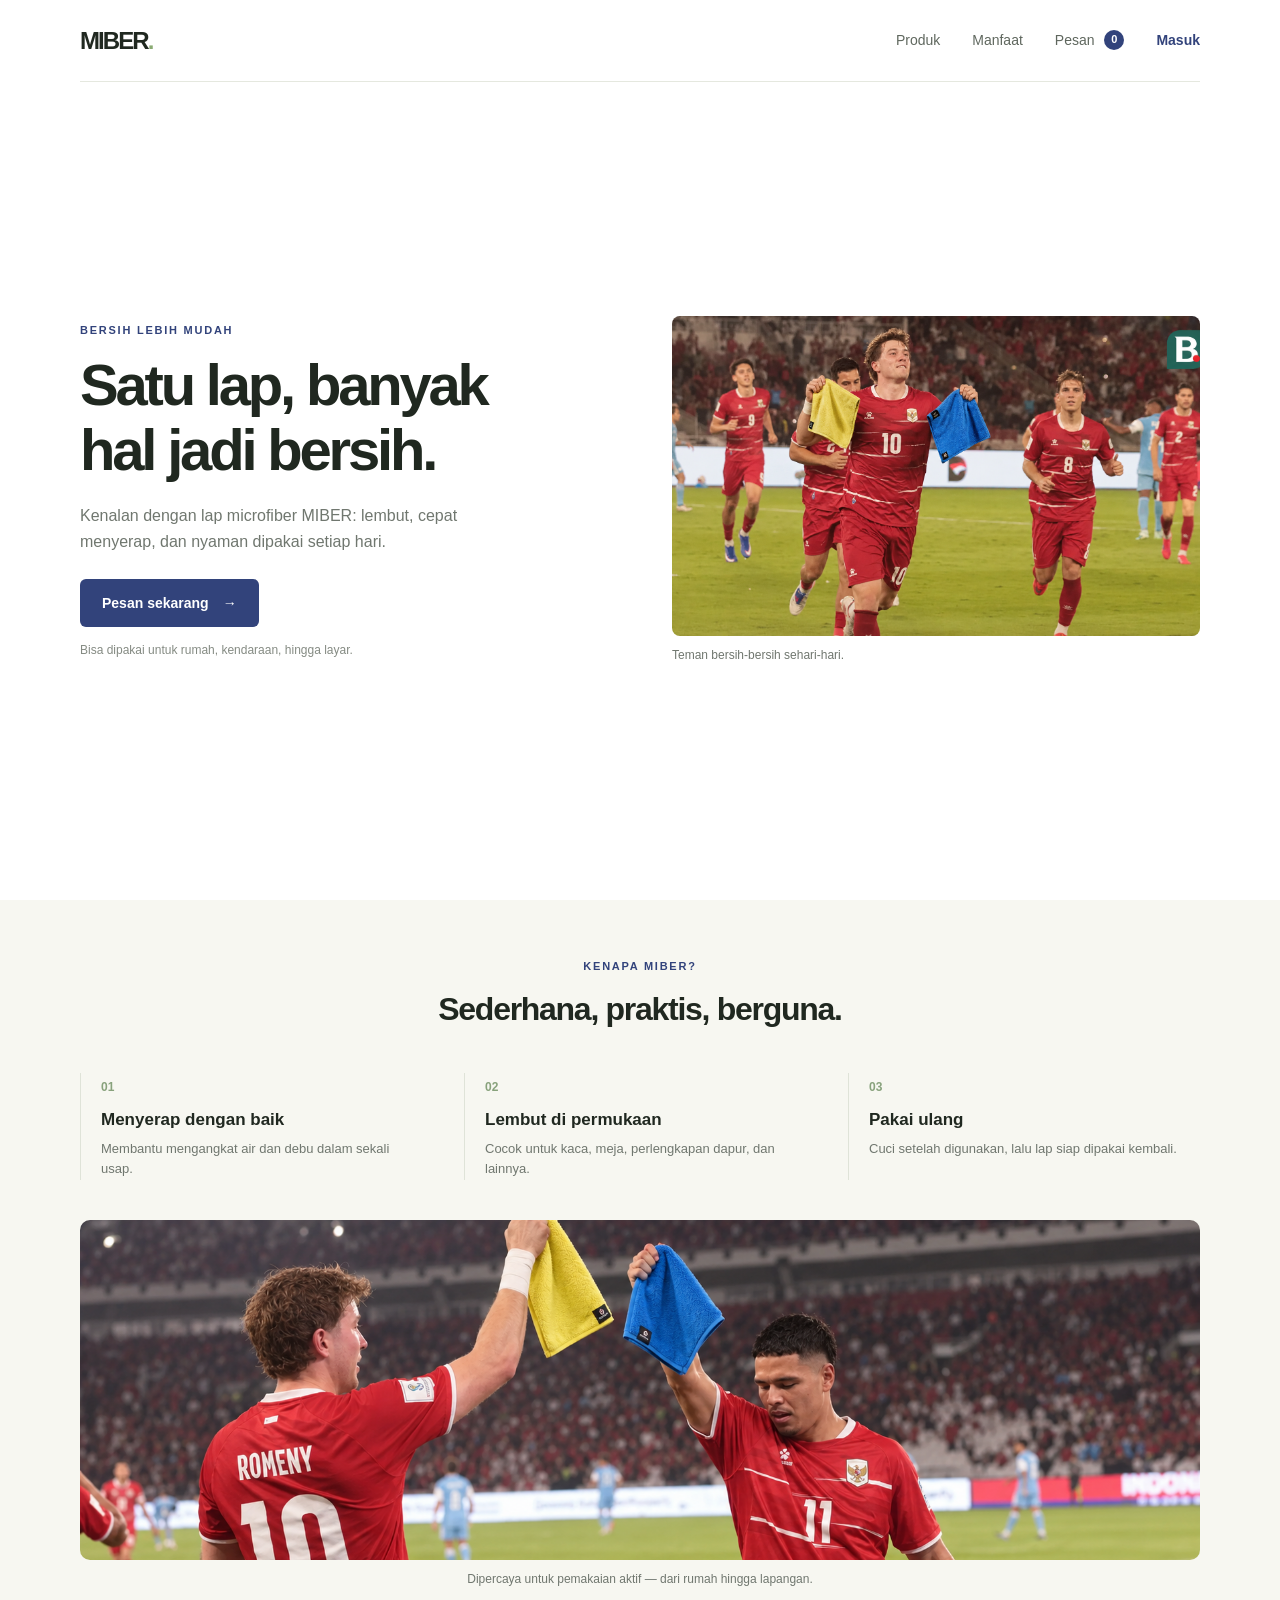
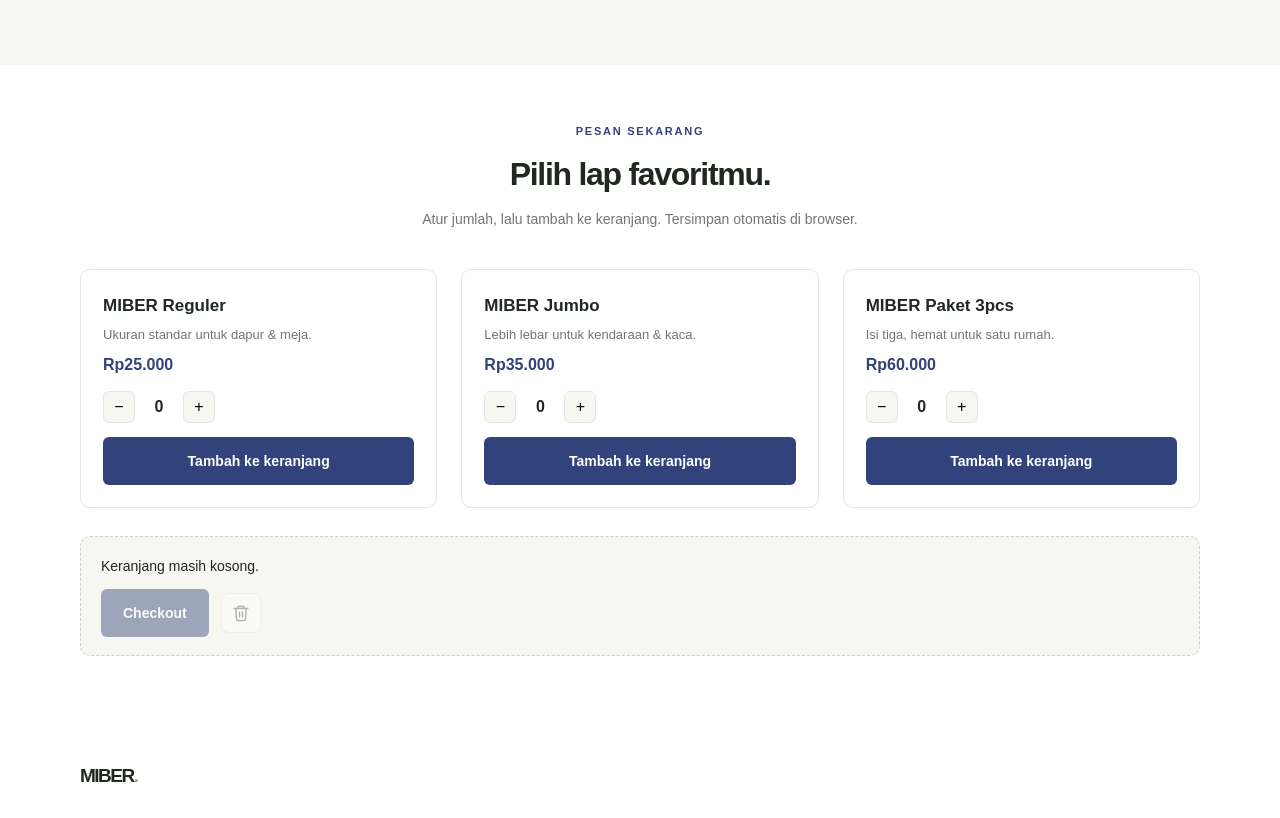
<file: index.html>
<!DOCTYPE html>
<html lang="id">
<head>
  <meta charset="UTF-8">
  <meta name="viewport" content="width=device-width, initial-scale=1.0">
  <meta name="description" content="MIBER, lap microfiber serbaguna yang lembut, menyerap, dan dapat dipakai ulang.">
  <title>MIBER Lap Microfiber</title>
  <link rel="stylesheet" href="style.css">
</head>
<body>
  <header class="site-header">
    <a class="logo" href="index.html" aria-label="MIBER, beranda">MIBER<span>.</span></a>
    <button class="hamburger" type="button" aria-expanded="false" aria-controls="main-nav" aria-label="Buka menu navigasi">
      <span></span><span></span><span></span>
    </button>
    <nav id="main-nav" aria-label="Navigasi utama">
      <a href="#produk">Produk</a>
      <a href="#manfaat">Manfaat</a>
      <a href="#pesan">Pesan <span class="cart-count" id="cart-count" aria-label="Jumlah item di keranjang">0</span></a>
      <a class="nav-login" href="login.html">Masuk</a>
    </nav>
  </header>

  <main>
    <section class="hero" id="produk">
      <div class="hero-copy">
        <p class="eyebrow">BERSIH LEBIH MUDAH</p>
        <h1>Satu lap, banyak hal jadi bersih.</h1>
        <p class="intro">Kenalan dengan lap microfiber MIBER: lembut, cepat menyerap, dan nyaman dipakai setiap hari.</p>
        <a class="button" href="login.html">Pesan sekarang <span aria-hidden="true">→</span></a>
        <p class="note">Bisa dipakai untuk rumah, kendaraan, hingga layar.</p>
      </div>
      <figure class="hero-photo">
        <img src="img/lap.png" alt="Lap microfiber untuk membersihkan permukaan">
        <figcaption>Teman bersih-bersih sehari-hari.</figcaption>
      </figure>
    </section>

    <section class="benefits" id="manfaat" aria-labelledby="benefits-title">
      <div class="section-heading">
        <p class="eyebrow">KENAPA MIBER?</p>
        <h2 id="benefits-title">Sederhana, praktis, berguna.</h2>
      </div>
      <div class="benefit-list">
        <article class="benefit">
          <span class="benefit-number">01</span>
          <h3>Menyerap dengan baik</h3>
          <p>Membantu mengangkat air dan debu dalam sekali usap.</p>
        </article>
        <article class="benefit">
          <span class="benefit-number">02</span>
          <h3>Lembut di permukaan</h3>
          <p>Cocok untuk kaca, meja, perlengkapan dapur, dan lainnya.</p>
        </article>
        <article class="benefit">
          <span class="benefit-number">03</span>
          <h3>Pakai ulang</h3>
          <p>Cuci setelah digunakan, lalu lap siap dipakai kembali.</p>
        </article>
      </div>
      <figure class="benefit-photo">
        <img src="img/lap2.png" alt="Dua pemain sepak bola mengangkat lap microfiber MIBER kuning dan biru di stadion" loading="lazy">
        <figcaption>Dipercaya untuk pemakaian aktif — dari rumah hingga lapangan.</figcaption>
      </figure>
    </section>
    <section class="order" id="pesan" aria-labelledby="order-title">
      <div class="section-heading">
        <p class="eyebrow">PESAN SEKARANG</p>
        <h2 id="order-title">Pilih lap favoritmu.</h2>
        <p class="section-sub">Atur jumlah, lalu tambah ke keranjang. Tersimpan otomatis di browser.</p>
      </div>
      <div class="product-list">
        <article class="product" data-id="reguler" data-name="MIBER Reguler" data-price="25000">
          <h3>MIBER Reguler</h3>
          <p class="product-desc">Ukuran standar untuk dapur &amp; meja.</p>
          <p class="product-price">Rp25.000</p>
          <div class="qty">
            <button type="button" class="qty-btn" data-action="minus" aria-label="Kurangi jumlah MIBER Reguler">−</button>
            <span class="qty-value" aria-live="polite">0</span>
            <button type="button" class="qty-btn" data-action="plus" aria-label="Tambah jumlah MIBER Reguler">+</button>
          </div>
          <button type="button" class="button add-btn">Tambah ke keranjang</button>
        </article>
        <article class="product" data-id="jumbo" data-name="MIBER Jumbo" data-price="35000">
          <h3>MIBER Jumbo</h3>
          <p class="product-desc">Lebih lebar untuk kendaraan &amp; kaca.</p>
          <p class="product-price">Rp35.000</p>
          <div class="qty">
            <button type="button" class="qty-btn" data-action="minus" aria-label="Kurangi jumlah MIBER Jumbo">−</button>
            <span class="qty-value" aria-live="polite">0</span>
            <button type="button" class="qty-btn" data-action="plus" aria-label="Tambah jumlah MIBER Jumbo">+</button>
          </div>
          <button type="button" class="button add-btn">Tambah ke keranjang</button>
        </article>
        <article class="product" data-id="paket3" data-name="MIBER Paket 3pcs" data-price="60000">
          <h3>MIBER Paket 3pcs</h3>
          <p class="product-desc">Isi tiga, hemat untuk satu rumah.</p>
          <p class="product-price">Rp60.000</p>
          <div class="qty">
            <button type="button" class="qty-btn" data-action="minus" aria-label="Kurangi jumlah paket 3pcs">−</button>
            <span class="qty-value" aria-live="polite">0</span>
            <button type="button" class="qty-btn" data-action="plus" aria-label="Tambah jumlah paket 3pcs">+</button>
          </div>
          <button type="button" class="button add-btn">Tambah ke keranjang</button>
        </article>
      </div>
      <div class="cart-summary" id="cart-summary" aria-live="polite">
        <p class="cart-text" id="cart-text">Keranjang masih kosong.</p>
        <div class="cart-actions">
          <button type="button" class="button" id="checkout-btn" disabled>Checkout</button>
          <button type="button" class="link-btn icon-btn" id="clear-btn" disabled aria-label="Kosongkan keranjang" title="Kosongkan keranjang">
            <svg width="18" height="18" viewBox="0 0 24 24" fill="none" stroke="currentColor" stroke-width="2" stroke-linecap="round" stroke-linejoin="round" aria-hidden="true"><path d="M3 6h18"/><path d="M8 6V4a1 1 0 0 1 1-1h6a1 1 0 0 1 1 1v2"/><path d="M19 6l-1 14a2 2 0 0 1-2 2H8a2 2 0 0 1-2-2L5 6"/><line x1="10" y1="11" x2="10" y2="17"/><line x1="14" y1="11" x2="14" y2="17"/></svg>
            <span class="sr-only">Kosongkan</span>
          </button>
        </div>
      </div>

      <dialog id="checkout-dialog" class="checkout-dialog" aria-labelledby="checkout-title">
        <form id="checkout-form" novalidate>
          <h2 id="checkout-title">Checkout pesanan</h2>
          <p class="checkout-summary" id="checkout-summary" aria-live="polite"></p>
          <label for="co-name">Nama penerima</label>
          <input id="co-name" name="name" type="text" placeholder="Nama lengkap" autocomplete="name" required>
          <label for="co-phone">No. HP</label>
          <input id="co-phone" name="phone" type="tel" placeholder="08xxxxxxxxxx" autocomplete="tel" required>
          <label for="co-province">Provinsi</label>
          <select id="co-province" required>
            <option value="" selected>Memuat provinsi…</option>
          </select>
          <label for="co-regency">Kota / Kabupaten</label>
          <select id="co-regency" disabled required>
            <option value="" selected>Pilih provinsi dulu</option>
          </select>
          <label for="co-district">Kecamatan</label>
          <select id="co-district" disabled required>
            <option value="" selected>Pilih kota dulu</option>
          </select>
          <label for="co-village">Kelurahan / Desa</label>
          <select id="co-village" disabled required>
            <option value="" selected>Pilih kecamatan dulu</option>
          </select>
          <label for="co-address">Alamat jalan</label>
          <input id="co-address" name="address" type="text" placeholder="Jl. / No. rumah / patokan" autocomplete="street-address" required>
          <p class="error" id="co-error" aria-live="polite"></p>
          <p class="success" id="co-success" aria-live="polite" hidden></p>
          <div class="checkout-actions">
            <button type="button" class="link-btn" id="checkout-cancel">Batal</button>
            <button type="submit" class="button">Buat pesanan</button>
          </div>
        </form>
      </dialog>
    </section>
  </main>

  <footer class="site-footer">
    <a class="logo" href="index.html">MIBER<span>.</span></a>
  </footer>
  <button id="backToTop" type="button" aria-label="Kembali ke atas">↑</button>
  <script src="script.js" defer></script>
</body>
</html>
</file>
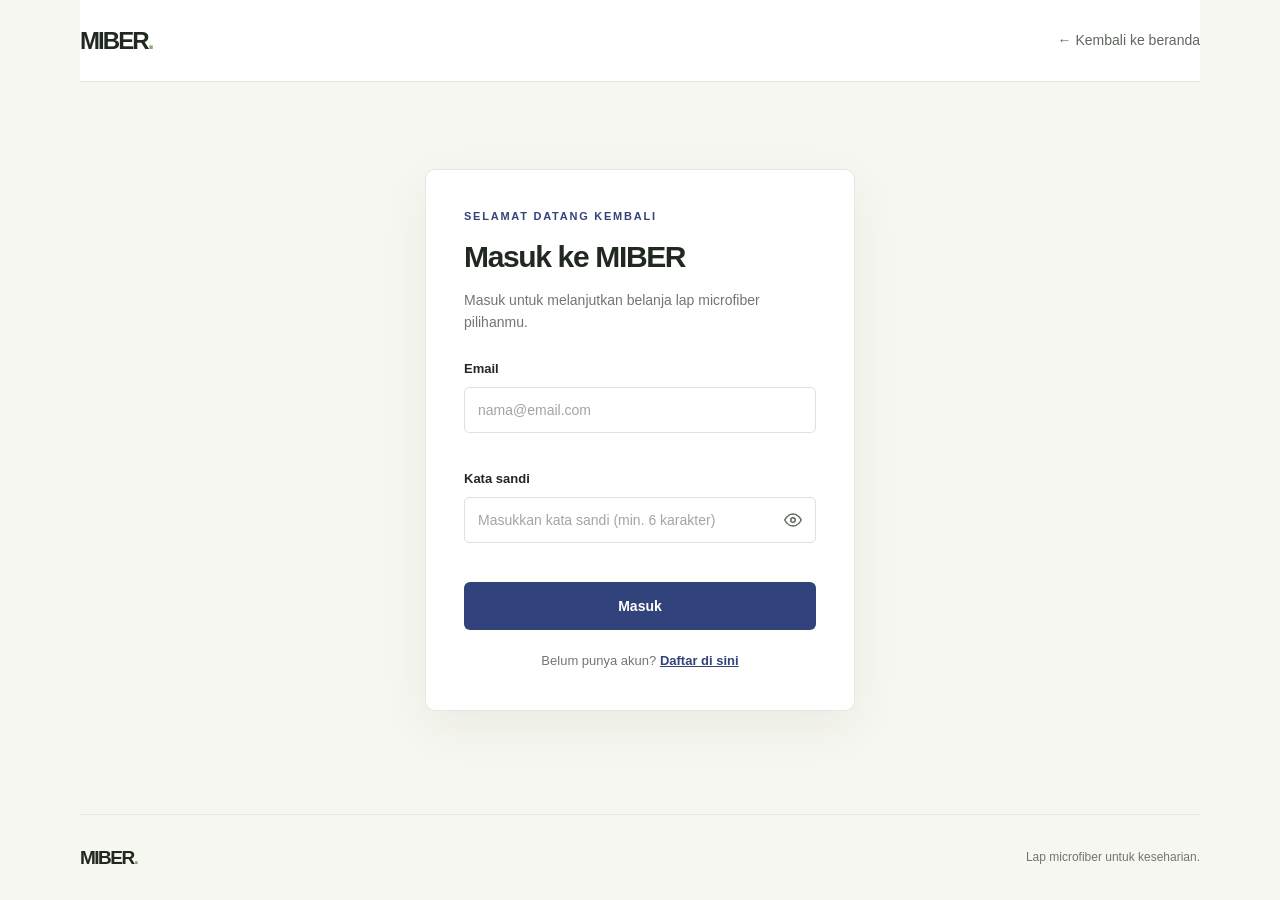
<file: login.html>
<!DOCTYPE html>
<html lang="id">
<head>
  <meta charset="UTF-8">
  <meta name="viewport" content="width=device-width, initial-scale=1.0">
  <title>Masuk - MIBER</title>
  <link rel="stylesheet" href="style.css">
</head>
<body class="login-page">
  <header class="site-header">
    <a class="logo" href="index.html" aria-label="MIBER, beranda">MIBER<span>.</span></a>
    <a class="back-link" href="index.html">← Kembali ke beranda</a>
  </header>

  <main class="login-main">
    <section class="login-card" aria-labelledby="login-title">
      <p class="eyebrow">SELAMAT DATANG KEMBALI</p>
      <h1 id="login-title">Masuk ke MIBER</h1>
      <p class="login-intro">Masuk untuk melanjutkan belanja lap microfiber pilihanmu.</p>
      <form id="login-form" action="#" method="get" novalidate>
        <label for="email">Email</label>
        <input id="email" name="email" type="email" placeholder="nama@email.com" autocomplete="email" required aria-describedby="email-error">
        <p class="error" id="email-error" aria-live="polite"></p>

        <label for="password">Kata sandi</label>
        <div class="password-wrap">
          <input id="password" name="password" type="password" placeholder="Masukkan kata sandi (min. 6 karakter)" autocomplete="current-password" required aria-describedby="password-error">
          <button type="button" class="show-btn" id="toggle-password" aria-label="Tampilkan kata sandi" aria-pressed="false">
            <svg class="icon-eye" width="18" height="18" viewBox="0 0 24 24" fill="none" stroke="currentColor" stroke-width="2" stroke-linecap="round" stroke-linejoin="round" aria-hidden="true"><path d="M1 12s4-8 11-8 11 8 11 8-4 8-11 8-11-8-11-8z"/><circle cx="12" cy="12" r="3"/></svg>
            <svg class="icon-eye-off" width="18" height="18" viewBox="0 0 24 24" fill="none" stroke="currentColor" stroke-width="2" stroke-linecap="round" stroke-linejoin="round" aria-hidden="true" hidden><path d="M17.94 17.94A10.07 10.07 0 0 1 12 20c-7 0-11-8-11-8a18.45 18.45 0 0 1 5.06-5.94"/><path d="M9.9 4.24A9.12 9.12 0 0 1 12 4c7 0 11 8 11 8a18.5 18.5 0 0 1-2.16 3.19"/><path d="M14.12 14.12a3 3 0 1 1-4.24-4.24"/><line x1="1" y1="1" x2="23" y2="23"/></svg>
          </button>
        </div>
        <p class="error" id="password-error" aria-live="polite"></p>

        <button class="button login-button" type="submit">Masuk</button>
        <p class="success" id="login-success" aria-live="polite" hidden></p>
      </form>
      <p class="signup-note">Belum punya akun? <a href="register.html">Daftar di sini</a></p>
    </section>
  </main>

  <footer class="site-footer login-footer">
    <a class="logo" href="index.html">MIBER<span>.</span></a>
    <p>Lap microfiber untuk keseharian.</p>
  </footer>
  <button id="backToTop" type="button" aria-label="Kembali ke atas">↑</button>
  <script src="script.js" defer></script>
</body>
</html>
</file>
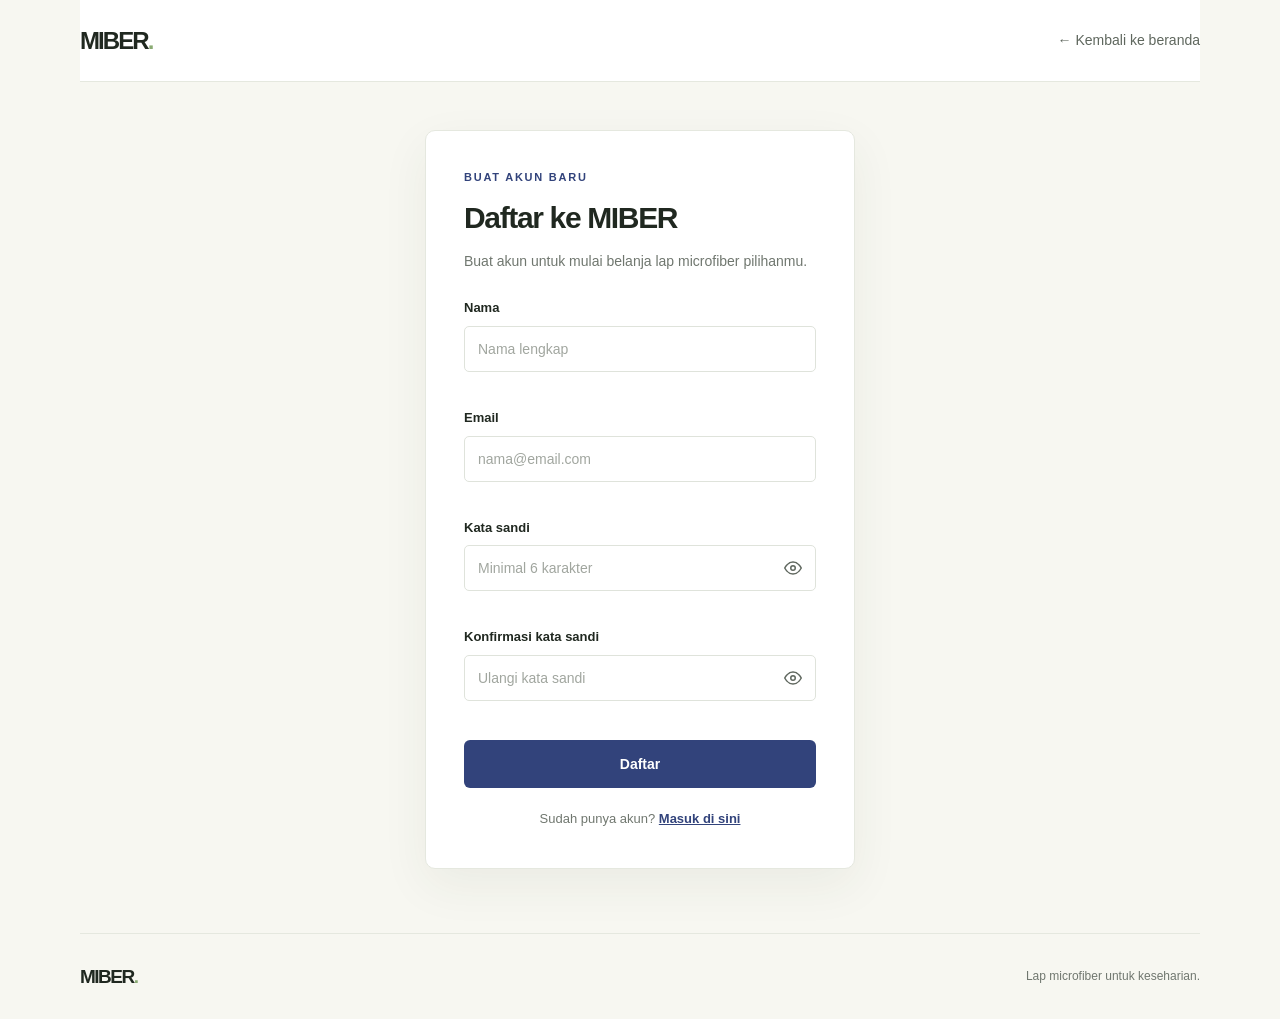
<file: register.html>
<!DOCTYPE html>
<html lang="id">
<head>
  <meta charset="UTF-8">
  <meta name="viewport" content="width=device-width, initial-scale=1.0">
  <title>Daftar - MIBER</title>
  <link rel="stylesheet" href="style.css">
</head>
<body class="login-page">
  <header class="site-header">
    <a class="logo" href="index.html" aria-label="MIBER, beranda">MIBER<span>.</span></a>
    <a class="back-link" href="index.html">← Kembali ke beranda</a>
  </header>

  <main class="login-main">
    <section class="login-card" aria-labelledby="register-title">
      <p class="eyebrow">BUAT AKUN BARU</p>
      <h1 id="register-title">Daftar ke MIBER</h1>
      <p class="login-intro">Buat akun untuk mulai belanja lap microfiber pilihanmu.</p>
      <form id="register-form" action="#" method="get" novalidate>
        <label for="reg-name">Nama</label>
        <input id="reg-name" name="name" type="text" placeholder="Nama lengkap" autocomplete="name" required aria-describedby="reg-name-error">
        <p class="error" id="reg-name-error" aria-live="polite"></p>

        <label for="reg-email">Email</label>
        <input id="reg-email" name="email" type="email" placeholder="nama@email.com" autocomplete="email" required aria-describedby="reg-email-error">
        <p class="error" id="reg-email-error" aria-live="polite"></p>

        <label for="reg-password">Kata sandi</label>
        <div class="password-wrap">
          <input id="reg-password" name="password" type="password" placeholder="Minimal 6 karakter" autocomplete="new-password" required aria-describedby="reg-password-error">
          <button type="button" class="show-btn" id="toggle-reg-password" aria-label="Tampilkan kata sandi" aria-pressed="false">
            <svg class="icon-eye" width="18" height="18" viewBox="0 0 24 24" fill="none" stroke="currentColor" stroke-width="2" stroke-linecap="round" stroke-linejoin="round" aria-hidden="true"><path d="M1 12s4-8 11-8 11 8 11 8-4 8-11 8-11-8-11-8z"/><circle cx="12" cy="12" r="3"/></svg>
            <svg class="icon-eye-off" width="18" height="18" viewBox="0 0 24 24" fill="none" stroke="currentColor" stroke-width="2" stroke-linecap="round" stroke-linejoin="round" aria-hidden="true" hidden><path d="M17.94 17.94A10.07 10.07 0 0 1 12 20c-7 0-11-8-11-8a18.45 18.45 0 0 1 5.06-5.94"/><path d="M9.9 4.24A9.12 9.12 0 0 1 12 4c7 0 11 8 11 8a18.5 18.5 0 0 1-2.16 3.19"/><path d="M14.12 14.12a3 3 0 1 1-4.24-4.24"/><line x1="1" y1="1" x2="23" y2="23"/></svg>
          </button>
        </div>
        <p class="error" id="reg-password-error" aria-live="polite"></p>

        <label for="reg-confirm">Konfirmasi kata sandi</label>
        <div class="password-wrap">
          <input id="reg-confirm" name="confirm" type="password" placeholder="Ulangi kata sandi" autocomplete="new-password" required aria-describedby="reg-confirm-error">
          <button type="button" class="show-btn" id="toggle-reg-confirm" aria-label="Tampilkan kata sandi" aria-pressed="false">
            <svg class="icon-eye" width="18" height="18" viewBox="0 0 24 24" fill="none" stroke="currentColor" stroke-width="2" stroke-linecap="round" stroke-linejoin="round" aria-hidden="true"><path d="M1 12s4-8 11-8 11 8 11 8-4 8-11 8-11-8-11-8z"/><circle cx="12" cy="12" r="3"/></svg>
            <svg class="icon-eye-off" width="18" height="18" viewBox="0 0 24 24" fill="none" stroke="currentColor" stroke-width="2" stroke-linecap="round" stroke-linejoin="round" aria-hidden="true" hidden><path d="M17.94 17.94A10.07 10.07 0 0 1 12 20c-7 0-11-8-11-8a18.45 18.45 0 0 1 5.06-5.94"/><path d="M9.9 4.24A9.12 9.12 0 0 1 12 4c7 0 11 8 11 8a18.5 18.5 0 0 1-2.16 3.19"/><path d="M14.12 14.12a3 3 0 1 1-4.24-4.24"/><line x1="1" y1="1" x2="23" y2="23"/></svg>
          </button>
        </div>
        <p class="error" id="reg-confirm-error" aria-live="polite"></p>

        <button class="button login-button" type="submit">Daftar</button>
        <p class="success" id="register-success" aria-live="polite" hidden></p>
      </form>
      <p class="signup-note">Sudah punya akun? <a href="login.html">Masuk di sini</a></p>
    </section>
  </main>

  <footer class="site-footer login-footer">
    <a class="logo" href="index.html">MIBER<span>.</span></a>
    <p>Lap microfiber untuk keseharian.</p>
  </footer>
  <button id="backToTop" type="button" aria-label="Kembali ke atas">↑</button>
  <script src="script.js" defer></script>
</body>
</html>
</file>
<file: style.css>
:root {
  color-scheme: light;
  --ink: #202820;
  --muted: #70776f;
  --blue: #32437b;
  --blue-dark: #5470ce;
  --cream: #f7f7f1;
  --line: #e5e8df;
}

* { box-sizing: border-box; }
html { scroll-behavior: smooth; }
body {
  margin: 0;
  color: var(--ink);
  background: #fff;
  font-family: Arial, Helvetica, sans-serif;
  line-height: 1.6;
}
a { color: inherit; }
.site-header, .site-footer {
  width: min(1120px, calc(100% - 48px));
  margin: 0 auto;
  display: flex;
  align-items: center;
  justify-content: space-between;
}
.site-header { min-height: 82px; }
.site-header {
  position: sticky;
  top: 0;
  z-index: 100;
  background: #fff;
  border-bottom: 1px solid var(--line);
}
#produk, #manfaat, #pesan { scroll-margin-top: 100px; }
.logo {
  font: 800 24px/1 Arial, Helvetica, sans-serif;
  letter-spacing: -.08em;
  text-decoration: none;
}
.logo span { color: #8aab73; }
nav { display: flex; align-items: center; gap: 32px; }
nav a, .back-link { color: #5f675e; font-size: 14px; text-decoration: none; }
nav a:hover, .back-link:hover, .signup-note a:hover { color: var(--blue); }
nav .nav-login { color: var(--blue); font-weight: 700; }
.hero {
  width: min(1120px, calc(100% - 48px));
  margin: 0 auto;
  min-height: calc(100vh - 82px);
  display: grid;
  grid-template-columns: 1fr 1fr;
  align-items: center;
  gap: 64px;
  padding: 48px 0;
}
.hero-copy { max-width: 480px; }
.eyebrow {
  margin: 0 0 14px;
  color: var(--blue);
  font-size: 11px;
  font-weight: 700;
  letter-spacing: .16em;
}
h1, h2, h3 { font-family: Arial, Helvetica, sans-serif; }
.hero h1 {
  max-width: 460px;
  margin: 0;
  font-size: clamp(38px, 5vw, 58px);
  line-height: 1.12;
  letter-spacing: -.055em;
}
.intro { max-width: 410px; margin: 20px 0 25px; color: var(--muted); font-size: 16px; }
.button {
  display: inline-flex;
  align-items: center;
  justify-content: center;
  gap: 14px;
  min-height: 48px;
  padding: 0 22px;
  border: 0;
  border-radius: 6px;
  background: var(--blue);
  color: #fff;
  font: 600 14px Arial, Helvetica, sans-serif;
  text-decoration: none;
  cursor: pointer;
  transition: background .2s ease;
}
.button:hover { background: var(--blue-dark); }
.note { margin: 14px 0 0; color: #858b83; font-size: 12px; }
.hero-photo { margin: 0; }
.hero-photo img {
  display: block;
  width: 100%;
  height: 320px;
  object-fit: cover;
  border-radius: 8px;
}
.hero-photo figcaption { margin-top: 10px; color: var(--muted); font-size: 12px; }
.benefits { padding: 58px 24px 76px; background: var(--cream); }
.section-heading { text-align: center; }
.section-heading .eyebrow { margin-bottom: 8px; }
.section-heading h2 { margin: 0; font-size: clamp(25px, 3vw, 32px); letter-spacing: -.04em; }
.benefit-list {
  width: min(1120px, 100%);
  margin: 38px auto 0;
  display: grid;
  grid-template-columns: repeat(3, 1fr);
  gap: 32px;
}
.benefit { padding: 0 20px; border-left: 1px solid #dfe3d8; }
.benefit-number { color: #88a27c; font-size: 12px; font-weight: 700; }
.benefit h3 { margin: 8px 0 5px; font-size: 17px; }
.benefit p { margin: 0; color: var(--muted); font-size: 13px; }
.benefit-photo {
  width: min(1120px, 100%);
  margin: 40px auto 0;
}
.benefit-photo img {
  display: block;
  width: 100%;
  height: 340px;
  object-fit: cover;
  object-position: center 30%;
  border-radius: 10px;
}
.benefit-photo figcaption { margin-top: 10px; color: var(--muted); font-size: 12px; text-align: center; }
.site-footer { min-height: 86px; }
.site-footer .logo { font-size: 19px; }
.site-footer p { color: var(--muted); font-size: 12px; }

.login-page { min-height: 100vh; display: flex; flex-direction: column; background: var(--cream); }
.login-page .site-header { width: min(1120px, calc(100% - 48px)); }
.login-main { flex: 1; display: grid; place-items: center; padding: 48px 24px 64px; }
.login-card {
  width: min(100%, 430px);
  padding: 38px;
  border: 1px solid var(--line);
  border-radius: 10px;
  background: #fff;
  box-shadow: 0 16px 48px #2d3c2610;
}
.login-card .eyebrow { margin-bottom: 7px; }
.login-card h1 { margin: 0; font-size: 30px; letter-spacing: -.045em; }
.login-intro { margin: 8px 0 26px; color: var(--muted); font-size: 14px; }
.login-card form { display: flex; flex-direction: column; }
.login-card label { margin: 0 0 7px; font-size: 13px; font-weight: 600; }
.login-card input {
  width: 100%;
  height: 46px;
  margin-bottom: 18px;
  padding: 0 13px;
  border: 1px solid #dfe3db;
  border-radius: 5px;
  color: var(--ink);
  font: 14px Arial, Helvetica, sans-serif;
}
.login-card input:focus { outline: 2px solid #9cb696; outline-offset: 1px; }
.login-card input::placeholder { color: #a1a69f; }
.login-button { width: 100%; margin-top: 3px; }
.signup-note { margin: 21px 0 0; color: var(--muted); text-align: center; font-size: 13px; }
.signup-note a { color: var(--blue); font-weight: 700; }
.login-footer { border-top: 1px solid var(--line); }

@media (max-width: 700px) {
  .site-header, .site-footer { width: min(100% - 36px, 1120px); }
  nav { gap: 18px; }
  .hero { width: min(100% - 36px, 1120px); margin-top: 12px; min-height: auto; grid-template-columns: 1fr; gap: 30px; padding: 38px 0 54px; }
  .hero h1 { max-width: 420px; font-size: 43px; }
  .hero-photo img { height: 260px; }
  .benefits { padding: 48px 18px; }
  .benefit-list { grid-template-columns: 1fr; gap: 24px; max-width: 440px; }
  .benefit { padding-left: 16px; }
}
@media (max-width: 420px) {
  .site-header { min-height: 70px; }
  nav { gap: 13px; }
  nav a { font-size: 13px; }
  .hero h1 { font-size: 37px; }
  .login-card { padding: 28px 22px; }
  .back-link { font-size: 12px; }
}

/* === Fitur JavaScript === */

/* Hamburger */
.hamburger {
  display: none;
  flex-direction: column;
  justify-content: center;
  gap: 5px;
  width: 42px;
  height: 42px;
  padding: 0 9px;
  border: 1px solid var(--line);
  border-radius: 8px;
  background: #fff;
  cursor: pointer;
}
.hamburger span {
  display: block;
  height: 2px;
  border-radius: 2px;
  background: var(--ink);
  transition: transform .2s ease, opacity .2s ease;
}
.hamburger.active span:nth-child(1) { transform: translateY(7px) rotate(45deg); }
.hamburger.active span:nth-child(2) { opacity: 0; }
.hamburger.active span:nth-child(3) { transform: translateY(-7px) rotate(-45deg); }
.cart-count {
  display: inline-grid;
  place-items: center;
  min-width: 20px;
  height: 20px;
  margin-left: 6px;
  padding: 0 5px;
  border-radius: 999px;
  background: var(--blue);
  color: #fff;
  font-size: 11px;
  font-weight: 700;
  vertical-align: 2px;
}

/* Validasi login */
.error { min-height: 16px; margin: -10px 0 12px; color: #b3261e; font-size: 12px; }
.input-invalid { border-color: #b3261e !important; }
.password-wrap { position: relative; }
.password-wrap input { padding-right: 48px !important; }
.show-btn {
  position: absolute;
  right: 6px;
  top: 6px;
  display: inline-flex;
  align-items: center;
  justify-content: center;
  width: 34px;
  height: 34px;
  padding: 0;
  border: 0;
  border-radius: 5px;
  background: transparent;
  color: #5f675e;
  cursor: pointer;
}
.show-btn:hover { background: var(--cream); color: var(--blue); }
.show-btn svg { display: block; }
.show-btn svg[hidden] { display: none; }
.success {
  margin: 14px 0 0;
  padding: 10px 12px;
  border-radius: 6px;
  background: #eef4ea;
  color: #2f5d33;
  font-size: 13px;
}

/* Katalog / keranjang */
.order { padding: 58px 24px 76px; background: #fff; }
.section-sub { margin: 8px 0 0; color: var(--muted); font-size: 14px; }
.product-list {
  width: min(1120px, 100%);
  margin: 38px auto 0;
  display: grid;
  grid-template-columns: repeat(3, 1fr);
  gap: 24px;
}
.product {
  padding: 22px;
  border: 1px solid var(--line);
  border-radius: 10px;
  background: #fff;
}
.product h3 { margin: 0; font-size: 17px; }
.product-desc { margin: 6px 0; color: var(--muted); font-size: 13px; }
.product-price { margin: 0 0 14px; color: var(--blue); font-size: 16px; font-weight: 800; }
.qty { display: flex; align-items: center; gap: 12px; margin-bottom: 14px; }
.qty-btn {
  width: 32px;
  height: 32px;
  border: 1px solid var(--line);
  border-radius: 6px;
  background: var(--cream);
  font-size: 16px;
  cursor: pointer;
}
.qty-value { min-width: 24px; text-align: center; font-weight: 700; }
.add-btn { width: 100%; }
.cart-summary {
  width: min(1120px, 100%);
  margin: 28px auto 0;
  padding: 18px 20px;
  border: 1px dashed #c9cfc2;
  border-radius: 10px;
  background: var(--cream);
}
.cart-text { margin: 0 0 12px; font-size: 14px; }
.cart-actions { display: flex; gap: 12px; align-items: center; }
.button:disabled { opacity: .45; cursor: not-allowed; }
.link-btn { border: 0; background: none; color: var(--muted); font-size: 13px; text-decoration: underline; cursor: pointer; }
.link-btn:disabled { opacity: .45; cursor: not-allowed; }
.icon-btn {
  display: inline-flex;
  align-items: center;
  justify-content: center;
  width: 40px;
  height: 40px;
  border: 1px solid var(--line);
  border-radius: 8px;
  background: #fff;
  color: #5f675e;
  text-decoration: none;
}
.icon-btn:hover:not(:disabled) { border-color: #e3b3ae; background: #fdeceb; color: #b3261e; }
.icon-btn svg { display: block; }
.sr-only {
  position: absolute;
  width: 1px;
  height: 1px;
  padding: 0;
  margin: -1px;
  overflow: hidden;
  clip: rect(0, 0, 0, 0);
  white-space: nowrap;
  border: 0;
}

/* Back-to-top + reveal */
#backToTop {
  position: fixed;
  right: 22px;
  bottom: 22px;
  width: 44px;
  height: 44px;
  border: 0;
  border-radius: 50%;
  background: var(--blue);
  color: #fff;
  font-size: 18px;
  cursor: pointer;
  opacity: 0;
  pointer-events: none;
  transform: translateY(10px);
  transition: opacity .25s ease, transform .25s ease, background .2s ease;
  z-index: 50;
}
#backToTop.show { opacity: 1; pointer-events: auto; transform: none; }
#backToTop:hover { background: var(--blue-dark); }
.reveal { opacity: 0; transform: translateY(16px); transition: opacity .5s ease, transform .5s ease; }
.reveal.visible { opacity: 1; transform: none; }

@media (max-width: 700px) {
  .hamburger { display: inline-flex; }
  .site-header { position: relative; }
  #main-nav {
    display: none;
    position: absolute;
    top: 100%;
    right: 18px;
    left: 18px;
    flex-direction: column;
    align-items: stretch;
    gap: 4px;
    padding: 12px;
    border: 1px solid var(--line);
    border-radius: 10px;
    background: #fff;
    box-shadow: 0 16px 40px #2d3c2622;
    z-index: 40;
  }
  #main-nav.open { display: flex; }
  #main-nav a { padding: 10px 12px; border-radius: 6px; font-size: 15px; }
  #main-nav a:hover { background: var(--cream); }
  .product-list { grid-template-columns: 1fr; max-width: 440px; }
  .benefit-photo img { height: 250px; }
}

@media (prefers-reduced-motion: reduce) {
  html { scroll-behavior: auto; }
  .reveal { opacity: 1; transform: none; transition: none; }
  #backToTop { transition: none; }
}

/* Checkout + wilayah */
.checkout-dialog {
  width: min(100% - 36px, 480px);
  padding: 28px;
  border: 1px solid var(--line);
  border-radius: 12px;
  color: var(--ink);
  font: 14px Arial, Helvetica, sans-serif;
}
.checkout-dialog::backdrop { background: rgba(32, 40, 32, .45); }
.checkout-dialog h2 { margin: 0 0 6px; font-size: 22px; letter-spacing: -.03em; }
.checkout-summary { margin: 0 0 18px; color: var(--muted); font-size: 13px; }
.checkout-dialog label { display: block; margin: 12px 0 6px; font-size: 13px; font-weight: 600; }
.checkout-dialog input, .checkout-dialog select {
  width: 100%;
  height: 44px;
  padding: 0 12px;
  border: 1px solid #dfe3db;
  border-radius: 6px;
  color: var(--ink);
  font: 14px Arial, Helvetica, sans-serif;
  background: #fff;
}
.checkout-dialog select:disabled { background: var(--cream); color: #858b83; }
.checkout-actions { display: flex; justify-content: flex-end; align-items: center; gap: 16px; margin-top: 20px; }
</file>
